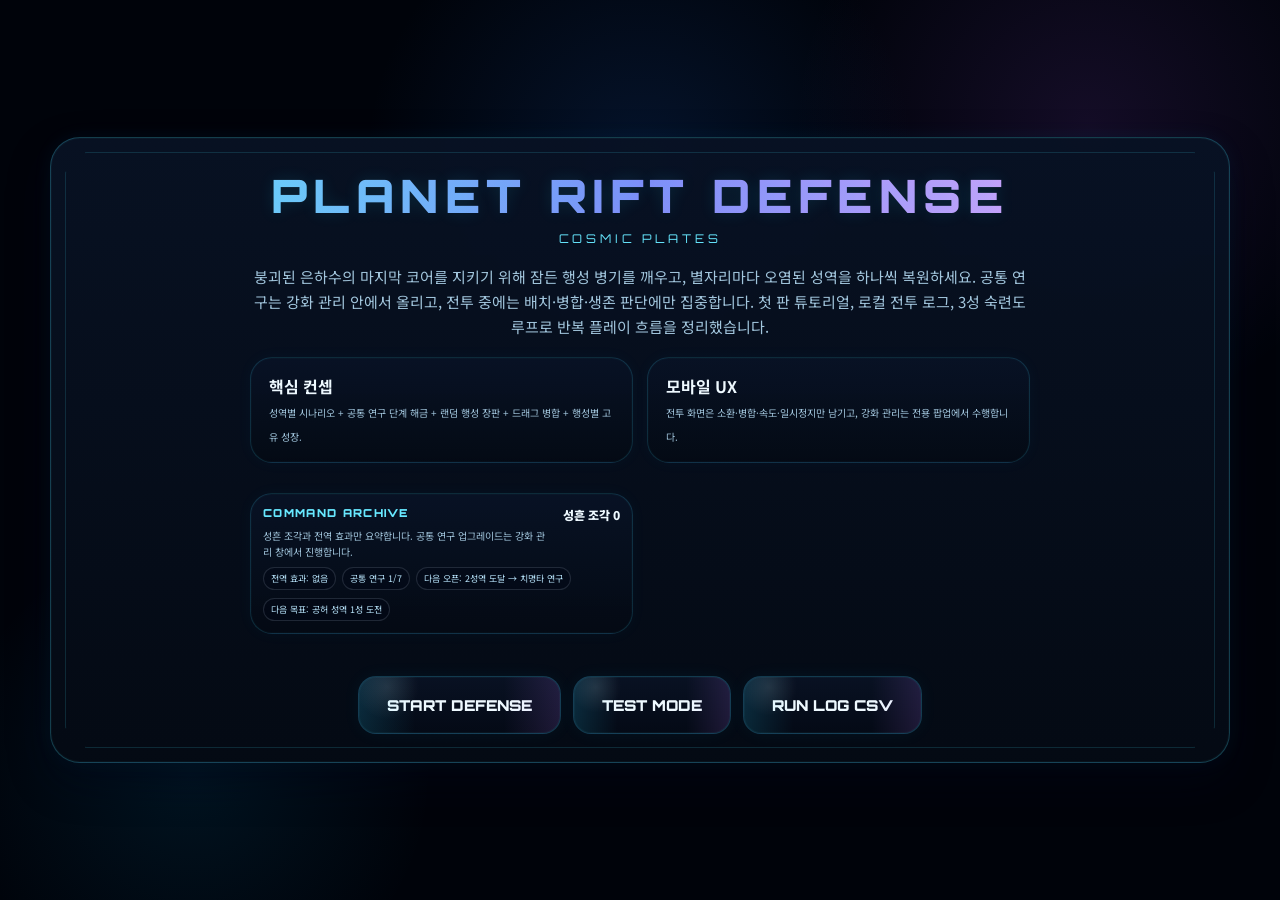
<file: index.html>
<!DOCTYPE html>
<html lang="ko">
<head>
<meta charset="UTF-8" />
<meta name="viewport" content="width=device-width, initial-scale=1.0, maximum-scale=1.0, user-scalable=no, viewport-fit=cover" />
<title>Planet Rift Defense: Cosmic Plates</title>
<link rel="icon" href="data:,">
<!-- Build: v5 cache-fixed planet unit sprites + animated starfield + upgraded BGM -->
<link href="https://fonts.googleapis.com/css2?family=Orbitron:wght@400;700;900&family=Noto+Sans+KR:wght@400;500;700;900&display=swap" rel="stylesheet">
  <link rel="stylesheet" href="src/styles/base.css?v=mobile-combat-flow-polish-v143">
  <link rel="stylesheet" href="src/styles/patches.runtime.css?v=mobile-combat-flow-polish-v148-common-icons-match-tower">


<!-- v189-cleanup-summary: exact duplicate style/script blocks removed; final patch order preserved. -->


</head>
<body>
<div id="bg"></div>
<div id="nebula"></div>
<canvas id="starfield"></canvas>
<div id="vignette"></div>

<div id="wrap">
  <div id="game">
    <div id="field">
      <canvas id="canvas" width="748" height="708"></canvas>
      <div id="toastLayer"></div>
      <div id="stageFxLabel" class="stageFxLabel"></div>
      <div id="hangar"></div>
      <div class="fieldTopControls" aria-label="전투 빠른 조작">
        <button id="towerMenuBtn" class="towerMenuBtn fieldIconBtn fieldIconBtn--tower" type="button" aria-haspopup="dialog" aria-controls="towerPopup" aria-label="강화 관리" title="강화 관리"><img src="assets/images/ui/icons/ui_icon_tower.png" alt="" aria-hidden="true"></button>
        <button id="audioBtn" class="fieldIconBtn fieldIconBtn--bgm" type="button" aria-label="BGM 켜기" title="BGM"><img src="assets/images/ui/icons/ui_icon_bgm.png" alt="" aria-hidden="true"></button>
      </div>
    </div>

    <aside id="side" class="battleMinimal">
      <section class="battleHud" id="battleHud">
        <div class="battleStageLine">
          <span class="title" id="themeName">COSMIC VOID</span>
          <strong class="value" id="stageLabel">1-1</strong>
          <em class="sub" id="stageType">장판 방어</em>
        </div>
        <div id="wavePreviewLine"><b>웨이브 예고</b><span id="wavePreviewText">기본 적 웨이브 · 추천: 균형 배치</span></div>
        <div class="bar compactWave"><span id="waveBar"></span></div>
        <div class="battleStatLine statGrid">
          <div class="stat"><span class="label">CRYSTAL</span><b class="value" id="gold" style="color:var(--gold)">500</b></div>
          <div class="stat"><span class="label">CORE</span><b class="value" id="hp" style="color:var(--red)">25</b></div>
          <div class="stat"><span class="label">EXP</span><b class="value" id="exp" style="color:#a78bfa">0/50</b><div class="miniBar"><span id="expBar"></span></div></div>
          <div class="stat"><span class="label">LV</span><b class="value" id="level" style="color:#67e8f9">1</b></div>
        </div>
        <div id="globalEffectLine" class="globalEffectLine"><b>전역</b>효과 없음</div>
      </section>

      <section class="battleActions">
        <div class="row">
          <button id="summonBtn">소환</button>
          <button id="mergeBtn" class="btnAlt">합치기</button>
        </div>
        <div class="row3" style="margin-top:7px">
          <button id="speedBtn" class="btnAlt">1x</button>
          <button id="pauseBtn" class="btnAlt">정지</button>
        </div>
      </section>

      <section class="battleSelected" id="selected">
        <div class="title">SELECTED</div>
        <div id="selectedText" class="sub">
          장판을 선택하면 필요한 정보만 간단히 표시됩니다.
        </div>
      </section>

      <section class="uiHidden" id="logPanel" aria-hidden="true">
        <div id="log"></div>
      </section>

      <section class="uiHidden" id="offlinePanel" aria-hidden="true">
        <div id="offlinePanelBody" class="offlineBox"></div>
      </section>
    </aside>
  </div>
</div>

<div id="towerPopup" class="towerPopup" aria-hidden="true">
  <canvas id="towerPopupStarfield" class="screenStarfield" aria-hidden="true"></canvas>
  <div class="towerPopupBackdrop" data-tower-popup-close></div>
  <div class="towerPopupPanel" role="dialog" aria-modal="true" aria-labelledby="towerPopupTitle">
    <div class="towerPopupHeader">
      <div>
        <div class="towerPopupKicker">UPGRADE ARMORY</div>
        <div class="towerPopupTitle" id="towerPopupTitle">강화 관리</div>
      </div>
      <div id="towerPopupWallet" class="towerPopupWallet" aria-label="보유 성흔 조각">
        <span>성흔 조각</span><b>0</b>
      </div>
      <button id="towerPopupClose" class="towerPopupClose" type="button" aria-label="닫기">닫기</button>
    </div>
    <div class="towerPopupTabs" role="tablist" aria-label="강화 관리 탭">
      <button class="towerPopupTab active" type="button" role="tab" aria-selected="true" data-tower-popup-tab="common">공통 연구</button>
      <button class="towerPopupTab" type="button" role="tab" aria-selected="false" data-tower-popup-tab="tower">타워</button>
    </div>
    <div class="towerPopupBody">
      <div id="towerPopupList" class="towerPopupList"></div>
      <div id="towerPopupDetail" class="towerPopupDetail"></div>
    </div>
  </div>
</div>

<div id="menu">
  <div class="card">
    <h1>PLANET RIFT DEFENSE</h1>
    <div class="menuSub">COSMIC PLATES</div>
    <p style="max-width:780px;margin:0 auto;color:#cbd5e1;line-height:1.68;font-size:15px">
      붕괴된 은하수의 마지막 코어를 지키기 위해 잠든 행성 병기를 깨우고, 별자리마다 오염된 성역을 하나씩 복원하세요.
      공통 연구는 강화 관리 안에서 올리고, 전투 중에는 배치·병합·생존 판단에만 집중합니다.
      첫 판 튜토리얼, 로컬 전투 로그, 3성 숙련도 루프로 반복 플레이 흐름을 정리했습니다.
    </p>
    <div class="menuGrid">
      <div class="info">
        <b>핵심 컨셉</b><br>
        <span class="sub">성역별 시나리오 + 공통 연구 단계 해금 + 랜덤 행성 장판 + 드래그 병합 + 행성별 고유 성장.</span>
      </div>
      <div class="info">
        <b>모바일 UX</b><br>
        <span class="sub">전투 화면은 소환·병합·속도·일시정지만 남기고, 강화 관리는 전용 팝업에서 수행합니다.</span>
      </div>

    <div id="offlineMenuPanel" class="offlineMenuPanel">
      <div class="offlineMetaTop">
        <div>
          <div class="offlineMetaTitle">OFFLINE COMMAND ARCHIVE</div>
          <div class="offlineMetaStory">로컬 저장 기반 영구 성장, 성역 기록, 시나리오 로그가 표시됩니다.</div>
        </div>
        <div class="offlineMetaShard">성흔 조각 0</div>
      </div>
    </div>
    </div>
    <div class="menuActionRow">
      <button id="startBtn" style="font-size:18px;padding:15px 54px;border-radius:999px">START DEFENSE</button>
      <button id="testModeBtn" class="secondaryAction" style="font-size:18px;padding:15px 40px;border-radius:999px">TEST MODE</button>
      <button id="runLogBtn" class="secondaryAction" style="font-size:15px;padding:15px 30px;border-radius:999px">RUN LOG CSV</button>
    </div>
  </div>
</div>


<div id="galaxyMap" data-selected-galaxy="milky-rift">
  <canvas id="galaxyMapStarfield" class="screenStarfield" aria-hidden="true"></canvas>
  <div class="galaxyFrame"></div>
  <div class="galaxyBackdrop milky-rift"></div>
  <div class="galaxyBackdrop andromeda-frost"></div>
  <div class="galaxyBackdrop ember-spiral"></div>
  <div class="galaxyBackdrop void-crown"></div>
  <div id="galaxyZoomLayer" class="galaxyZoomLayer" aria-hidden="true"></div>
  <button id="galaxyMapBack" class="galaxyBackBtn">← MAIN</button>
  <div class="galaxyTopTitle">GALAXY MAP</div>
  <div class="galaxyStatus">
    <b id="galaxyProgressLabel">MILKY RIFT · 1 / 4 GALAXIES</b><br>
    <span id="galaxyProgressSub">은하 선택 후 성좌 지도로 확대 진입합니다.</span>
  </div>
  <div class="galaxySceneWrap">
    <div class="galaxySceneGlow"></div>
    <svg id="galaxyRouteSvg" class="galaxyRouteSvg" viewBox="0 0 1000 560" preserveAspectRatio="none">
      <defs>
        <linearGradient id="galaxyRouteGradientV62" x1="0%" y1="50%" x2="100%" y2="50%">
          <stop offset="0%" stop-color="#60a5fa"/>
          <stop offset="40%" stop-color="#67e8f9"/>
          <stop offset="72%" stop-color="#fb923c"/>
          <stop offset="100%" stop-color="#c084fc"/>
        </linearGradient>
      </defs>
      <path class="routeBase" d="M 180 390 C 230 320, 290 250, 385 170 S 570 220, 630 325 S 760 350, 820 180" />
      <path class="routeGlow" d="M 180 390 C 230 320, 290 250, 385 170 S 570 220, 630 325 S 760 350, 820 180" style="stroke:url(#galaxyRouteGradientV62)" />
    </svg>
    <div id="galaxyNodeLayer" class="galaxyNodeLayer">
      <button class="galaxyNode active open" type="button" data-galaxy-id="milky-rift" style="left:18%;top:69%;--galaxyA:#60a5fa;--galaxyB:#1d4ed8;">
        <div class="galaxyNodeHalo"></div><div class="galaxyNodeOrbit"></div><div class="galaxyNodeCore" style="background-image:url('assets/images/galaxies/galaxy_milky_rift.png')"></div>
        <div class="galaxyNodeBadge">OPEN</div><div class="galaxyNodeLabel"><div class="galaxyNodeName">MILKY RIFT</div><div class="galaxyNodeKo">은하수 균열</div></div>
      </button>
      <button class="galaxyNode locked" type="button" data-galaxy-id="andromeda-frost" style="left:38%;top:29%;--galaxyA:#67e8f9;--galaxyB:#0f766e;">
        <div class="galaxyNodeHalo"></div><div class="galaxyNodeOrbit"></div><div class="galaxyNodeCore" style="background-image:url('assets/images/galaxies/galaxy_andromeda_frost.png')"></div>
        <div class="galaxyNodeBadge">LOCKED</div><div class="galaxyLockMark">🔒</div><div class="galaxyNodeLabel"><div class="galaxyNodeName">ANDROMEDA FROST</div><div class="galaxyNodeKo">안드로메다 빙하</div></div>
      </button>
      <button class="galaxyNode locked" type="button" data-galaxy-id="ember-spiral" style="left:63%;top:63%;--galaxyA:#fb923c;--galaxyB:#991b1b;">
        <div class="galaxyNodeHalo"></div><div class="galaxyNodeOrbit"></div><div class="galaxyNodeCore" style="background-image:url('assets/images/galaxies/galaxy_ember_spiral.png')"></div>
        <div class="galaxyNodeBadge">LOCKED</div><div class="galaxyLockMark">🔒</div><div class="galaxyNodeLabel"><div class="galaxyNodeName">EMBER SPIRAL</div><div class="galaxyNodeKo">잿불 나선은하</div></div>
      </button>
      <button class="galaxyNode locked" type="button" data-galaxy-id="void-crown" style="left:82%;top:30%;--galaxyA:#c084fc;--galaxyB:#5b21b6;">
        <div class="galaxyNodeHalo"></div><div class="galaxyNodeOrbit"></div><div class="galaxyNodeCore" style="background-image:url('assets/images/galaxies/galaxy_void_crown.png')"></div>
        <div class="galaxyNodeBadge">LOCKED</div><div class="galaxyLockMark">🔒</div><div class="galaxyNodeLabel"><div class="galaxyNodeName">VOID CROWN</div><div class="galaxyNodeKo">공허 왕관</div></div>
      </button>
    </div>
  </div>
  <div id="galaxyInfoPanel" class="galaxyInfoPanel">
    <div class="galaxyInfoHead">
      <div class="galaxyInfoTitle">MILKY RIFT<small>은하수 균열</small></div>
      <div class="galaxyInfoState">STATE <b>OPEN</b></div>
    </div>
    <div class="galaxyInfoBody">현재 플레이 가능한 본편 은하입니다. 성좌 내부로 진입해 12개 성역을 순차적으로 복원합니다.</div>
    <div class="galaxyTagRow"><span class="galaxyTag">CORE ROUTE</span><span class="galaxyTag">12 STAGES</span><span class="galaxyTag">RESTORATION</span></div>
    <div class="galaxyInfoMeta">
      <div class="galaxyMetaCard"><small>ROUTE</small><b>SANCTUARY 1-12</b><span>현재 메인 캠페인</span></div>
      <div class="galaxyMetaCard"><small>THREAT</small><b>공허 잔재 · 장판 오염</b><span>은하 단위 난이도 콘셉트입니다.</span></div>
      <div class="galaxyMetaCard"><small>REWARD</small><b>공통 연구 해금</b><span>12 SANCTUARIES</span></div>
    </div>
  </div>
  <button id="galaxyEnterBtn" class="galaxyEnterBtn">ENTER MILKY RIFT</button>
</div>


<div id="stageMap" data-unlocked="1" data-selected="1">
  <canvas id="stageMapStarfield" class="screenStarfield" aria-hidden="true"></canvas>
  <div class="stageBg cosmic"></div>
  <div class="stageBg frost"></div>
  <div class="stageBg lava"></div>
  <div class="stageBg jungle"></div>
  <div class="stageBg smog"></div>
  <div class="stageBg crystal"></div>
  <div class="stageBg machine"></div>
  <div class="stageBg gravity"></div>
  <div class="stageBg thunder"></div>
  <div class="stageBg time"></div>
  <div class="stageBg silent"></div>
  <div class="stageBg rift"></div>
  <div class="stageFrame"></div>
  <button id="stageMapBack" class="stageBackBtn">← GALAXY</button>
  <button id="stageTowerManageBtn" class="stageManageBtn" type="button" aria-haspopup="dialog" aria-controls="towerPopup" aria-label="강화 관리" title="강화 관리"><img src="assets/images/ui/icons/ui_icon_tower.png" alt="" aria-hidden="true"><span>강화 관리</span></button>
  <div class="stageTopTitle">CONSTELLATION MAP</div>
  <div class="stageStatus">
    <span id="stageProgressLabel">ORION CONSTELLATION · SANCTUARY 1 / 12</span>
    <small id="stageProgressSub">은하수 외곽 항로에서 첫 성역을 복원합니다</small>
  </div>
  <div id="constellationDeck" class="constellationDeck"></div>

  <div class="stageMapInner">
    <div class="constellationLabel constellation-orion">ORION OUTER ARC</div>
    <div class="constellationLabel constellation-cygnus">CYGNUS RIFT ARC</div>
    <div class="constellationLabel constellation-draco">DRACO ABYSS ARC</div>
    <svg class="stagePathSvg" viewBox="0 0 1000 560" preserveAspectRatio="none" aria-hidden="true">
      <defs>
        <linearGradient id="stageRouteGradientV64" x1="0%" y1="50%" x2="100%" y2="50%">
          <stop offset="0%" stop-color="#60a5fa"/>
          <stop offset="40%" stop-color="#67e8f9"/>
          <stop offset="72%" stop-color="#fb923c"/>
          <stop offset="100%" stop-color="#c084fc"/>
        </linearGradient>
      </defs>
      <path class="mapRouteBase" d="M 140 370 C 182 338, 219 303, 252 289 S 210 214, 188 188 S 302 130, 362 142 S 458 210, 478 250 S 442 328, 418 346 S 478 408, 546 422 S 634 362, 668 348 S 758 286, 784 252 S 748 180, 722 152 S 830 128, 876 142 S 914 256, 900 374"></path>
      <path class="mapRouteLine" d="M 140 370 C 182 338, 219 303, 252 289 S 210 214, 188 188 S 302 130, 362 142 S 458 210, 478 250 S 442 328, 418 346 S 478 408, 546 422 S 634 362, 668 348 S 758 286, 784 252 S 748 180, 722 152 S 830 128, 876 142 S 914 256, 900 374"></path>
    </svg>

    <button class="stageNode active unlocked" data-stage="1" style="left:16%;top:60%;--nodeColor:#38bdf8;--nodeA:#0284c7;--nodeB:#052238">
      <span class="nodePlanet"><span class="nodeNo">1</span></span><span class="nodeLabel" title="COSMIC VOID">COSMIC</span><span class="nodeKo">공허 성역</span>
    </button>
    <button class="stageNode locked" data-stage="2" style="left:27%;top:38%;--nodeColor:#67e8f9;--nodeA:#0891b2;--nodeB:#06283a">
      <span class="nodePlanet"><span class="nodeNo">2</span><span class="nodeLock">🔒</span></span><span class="nodeLabel" title="FROST EXPANSE">FROST</span><span class="nodeKo">빙결 외곽</span>
    </button>
    <button class="stageNode locked" data-stage="3" style="left:20%;top:20%;--nodeColor:#fb923c;--nodeA:#ea580c;--nodeB:#351006">
      <span class="nodePlanet"><span class="nodeNo">3</span><span class="nodeLock">🔒</span></span><span class="nodeLabel" title="LAVA NEBULA">LAVA</span><span class="nodeKo">용암 성운</span>
    </button>
    <button class="stageNode locked" data-stage="4" style="left:37%;top:13%;--nodeColor:#22c55e;--nodeA:#16a34a;--nodeB:#082b16">
      <span class="nodePlanet"><span class="nodeNo">4</span><span class="nodeLock">🔒</span></span><span class="nodeLabel" title="JUNGLE CORE">JUNGLE</span><span class="nodeKo">생체 정글</span>
    </button>
    <button class="stageNode locked" data-stage="5" style="left:48%;top:32%;--nodeColor:#9cab62;--nodeA:#64702f;--nodeB:#1f2412">
      <span class="nodePlanet"><span class="nodeNo">5</span><span class="nodeLock">🔒</span></span><span class="nodeLabel" title="SMOG WASTELAND">SMOG</span><span class="nodeKo">매연 폐역</span>
    </button>
    <button class="stageNode locked" data-stage="6" style="left:42%;top:55%;--nodeColor:#c084fc;--nodeA:#7e22ce;--nodeB:#1e1238">
      <span class="nodePlanet"><span class="nodeNo">6</span><span class="nodeLock">🔒</span></span><span class="nodeLabel" title="CRYSTAL NEBULA">CRYSTAL</span><span class="nodeKo">수정 성운</span>
    </button>
    <button class="stageNode locked" data-stage="7" style="left:55%;top:74%;--nodeColor:#60a5fa;--nodeA:#1d4ed8;--nodeB:#0f172a">
      <span class="nodePlanet"><span class="nodeNo">7</span><span class="nodeLock">🔒</span></span><span class="nodeLabel" title="MACHINE CORE">MACHINE</span><span class="nodeKo">기계 핵성</span>
    </button>
    <button class="stageNode locked" data-stage="8" style="left:67%;top:58%;--nodeColor:#8b5cf6;--nodeA:#5b21b6;--nodeB:#0f1127">
      <span class="nodePlanet"><span class="nodeNo">8</span><span class="nodeLock">🔒</span></span><span class="nodeLabel" title="GRAVITY MAUSOLEUM">GRAVITY</span><span class="nodeKo">중력 무덤</span>
    </button>
    <button class="stageNode locked" data-stage="9" style="left:78%;top:38%;--nodeColor:#22d3ee;--nodeA:#0e7490;--nodeB:#082032">
      <span class="nodePlanet"><span class="nodeNo">9</span><span class="nodeLock">🔒</span></span><span class="nodeLabel" title="THUNDER CORRIDOR">THUNDER</span><span class="nodeKo">번개 회랑</span>
    </button>
    <button class="stageNode locked" data-stage="10" style="left:72%;top:18%;--nodeColor:#a78bfa;--nodeA:#6d28d9;--nodeB:#1a1431">
      <span class="nodePlanet"><span class="nodeNo">10</span><span class="nodeLock">🔒</span></span><span class="nodeLabel" title="TIME SHARDS">TIME</span><span class="nodeKo">시간 잔해</span>
    </button>
    <button class="stageNode locked" data-stage="11" style="left:88%;top:16%;--nodeColor:#64748b;--nodeA:#334155;--nodeB:#0f172a">
      <span class="nodePlanet"><span class="nodeNo">11</span><span class="nodeLock">🔒</span></span><span class="nodeLabel" title="SILENT CONSTELLATION">SILENT</span><span class="nodeKo">침묵 성단</span>
    </button>
    <button class="stageNode locked" data-stage="12" style="left:90%;top:58%;--nodeColor:#ef4444;--nodeA:#991b1b;--nodeB:#24090a">
      <span class="nodePlanet"><span class="nodeNo">12</span><span class="nodeLock">🔒</span></span><span class="nodeLabel" title="RIFT THRONE">RIFT</span><span class="nodeKo">균열 왕좌</span>
    </button>
  </div>

  <div id="stageHint" class="stageHint">오리온 외곽 성좌 · 1. COSMIC VOID / 공허 성역 — 진입 가능. 첫 번째 공허 성역입니다. 기본 행성 배치, 장판 활용, 병합 타이밍을 익히는 입문 전장입니다.</div>
  <div id="stageInfoPanel" class="stageInfoPanel">
    <div class="stageInfoHead">
      <div id="stageInfoTitle" class="stageInfoTitle">1. COSMIC VOID</div>
      <div class="stageInfoRisk"><span>RISK</span><b id="stageInfoRisk">LOW</b></div>
    </div>
    <div id="stageInfoMood" class="stageInfoMood">공허 성역 설명 · 첫 번째 공허 성역입니다. 기본 행성 배치, 장판 활용, 병합 타이밍을 익히는 입문 전장입니다.</div>
    <div id="stageInfoTags" class="stageTagRow"></div>
    <div class="stageBossRow">
      <div class="stageBossCard"><small>MID BOSS</small><b id="stageMidBossName">ASTRAL WARDEN</b><span id="stageMidBossKo">성운 감시자 · 위상 수호체</span><em id="stageMidBossSkill">PHASE REGEN</em></div>
      <div class="stageBossCard"><small>FINAL BOSS</small><b id="stageFinalBossName">OBLIVION HEART</b><span id="stageFinalBossKo">공허 심핵 · 최종 균열 군주</span><em id="stageFinalBossSkill">SINGULARITY SURGE</em></div>
    </div>
    <div id="offlineStagePanel" class="offlineStagePanel"></div>
  </div>
  <div class="stageActionRow">
    <button id="stageGalaxyBtn" class="stageEnter stageGalaxyEnter" type="button">ENTER GALAXY MAP</button>
    <button id="stageEnterBtn" class="stageEnter" type="button">ENTER SANCTUARY 1</button>
  </div>
</div>


<div id="modal">
  <div class="card" style="text-align:left">
    <div class="title" style="font-size:26px">전투 보상 선택</div>
    <div class="sub" style="margin-top:5px">현재 버전에서는 공통 연구는 강화 관리 창에서만 관리됩니다.</div>
    <div class="choiceGrid" id="choices"></div>
  </div>
</div>


<div id="planetDetailModal" aria-hidden="true">
  <div class="planetDetailCard" role="dialog" aria-modal="true" aria-labelledby="planetDetailTitle">
    <button class="planetDetailClose" type="button" data-planet-detail-close aria-label="행성 상세 닫기">×</button>
    <div id="planetDetailBody"></div>
  </div>
</div>

<script src="src/scripts/clean-runtime.v38.js"></script>
<script src="src/scripts/game-core.js?prd-flow=20260610-v144-result-upgrade-armory-fix"></script>
<script src="src/scripts/stage-map-controller.v46.js?prd-flow=20260607-v110-result-core-v116"></script>

<script src="src/scripts/armory-base.js"></script>


<script src="src/scripts/patches.runtime.js?prd-flow=20260610-v144-result-upgrade-armory-fix"></script>
<script src="src/scripts/map-hud-recovery.v83.js?prd-flow=20260607"></script>
<script src="src/scripts/galaxy-andromeda-direct-bridge.v37.js?prd-flow=20260607"></script>


<!-- moved invalid trailing patches into body for HTML stability -->


<!-- v101: 성좌 지도 우측 버튼 정리 - 모든 추가 코드를 
<!-- v104: 팝업 레이아웃 복구 + 별 배경 실표시 + 닫기 버튼 정렬 -->


<!-- v117: restore visible Galaxy Map back button on the planet stage map. -->


<!-- v122: remove duplicate top-right quick buttons from map screens.
     Tower/BGM controls stay available in the actual battle HUD only. -->


<!-- v128: canonical manifest unlock finalizer. This runs last and hard-wires TEST MODE and clear-based progression to STAGE_UNLOCK_MANIFEST. -->


<!-- v24: restore canvas pointer hit-test while keeping combat HUD/buttons visible. -->


<!-- v227: final pause decision menu. Battle-only, does not touch map/stage navigation buttons. -->


<!-- v230: native pause safety css -->


<!-- moved late patches inside body -->


<!-- v103: 타워 팝업 배경 별 애니메이션 + 닫기 버튼 보강 -->


<!-- v104: 팝업 레이아웃 복구 + 별 배경 실표시 + 닫기 버튼 정렬 -->


<!-- v111: navigation recovery from stable v107. Keep existing Milky Rift map and prevent accidental battle auto-entry. -->


<!-- v112: map layout alignment restore. v111 accidentally made absolute HUD/map layers relative, which stacked and shifted the galaxy/stage UIs. -->


<!-- v113: stage info panel lift. Prevent bottom info panel from colliding with the two stage action buttons. -->


<!-- v116: battle enter bridge. Rebind stage-enter after navigation recovery so it calls the exported real battle initializer, not only setScreen('game'). -->


<!-- v114: stage back button + galaxy info lift. Move the bottom galaxy-map action into the top-left back control and raise the galaxy detail panel into the empty lower map space. -->


<!-- v117: restore visible Galaxy Map back button on the planet stage map. -->


<!-- v118: make the stage-map Galaxy Map back button identical to the Galaxy Map MAIN pill style. -->


<!-- v122: remove duplicate top-right quick buttons from map screens.
     Tower/BGM controls stay available in the actual battle HUD only. -->


<!-- v126: Test mode unlock consistency. Test mode must always expose every sanctuary/stage, even after navigation helpers reload saved progress. -->


<!-- v128: canonical manifest unlock finalizer. This runs last and hard-wires TEST MODE and clear-based progression to STAGE_UNLOCK_MANIFEST. -->


<!-- v189-cleanup: previously appended style/script blocks moved inside <body> to keep the document structurally valid. -->


<!-- v119: match the planet stage back button to the Galaxy Map MAIN button sizing and switch label to English. -->


<!-- v120: normalize top control margins and tighten shared map/info spacing. -->


<!-- v121: mobile-first vertical rhythm for map screens; center stage progress under title; prevent lower panels from clipping. -->


<!-- v127: integrated test/progress unlock hardening. Uses the game's lexical globals directly, not window.*, so it works with const/let declarations. -->


<!-- v130: constellation compact planet + slim info panel patch -->


<!-- v215: battle board expansion lock. Field fills the active screen so the start-time board calculation can visibly add columns/rows. -->


<!-- v218: front polish + cleaner tactical HUD pass. -->


<!-- v21: safe combat-only controls. Keep stage/map navigation untouched. -->


<!-- v24: restore canvas pointer hit-test while keeping combat HUD/buttons visible. -->


<!-- v227: final pause decision menu. Battle-only, does not touch map/stage navigation buttons. -->


<!-- v229: reliable pause decision modal. Uses lexical S, not window.S, so it works with the current inline game script. -->


<!-- v35: field pointer bridge + hit-test guard. -->


<!-- v240: compact transparent top HUD requested - stage left, money/core right, no EXP/LV display. -->


<!-- v241: top-right tower/music vertical stack + compact HUD right margin tune. -->


<!-- v274: landscape map HUD recovery.
     Fixes: galaxy nodes disappearing, stage planets clipped below the screen,
     and map dock buttons not firing after the previous DOM-moving dock patch. -->


<!-- v76: production progress manifest + deterministic stage unlock fix.
     Test/debug unlock code is gated behind explicit test mode and normal stage progression is derived
     from saved clear records every time the map renders or a run ends. -->


<!-- v78: final stage unlock + visible enter label sync.
     Fixes the remaining case where the map state was open but the visible v274 dock still showed
     ENTER SANCTUARY 1, and hardens clear persistence if an older wrapper marks S.runEnded before
     recordOfflineRunEnd can write META.clears. -->


</body>
</html>
</file>
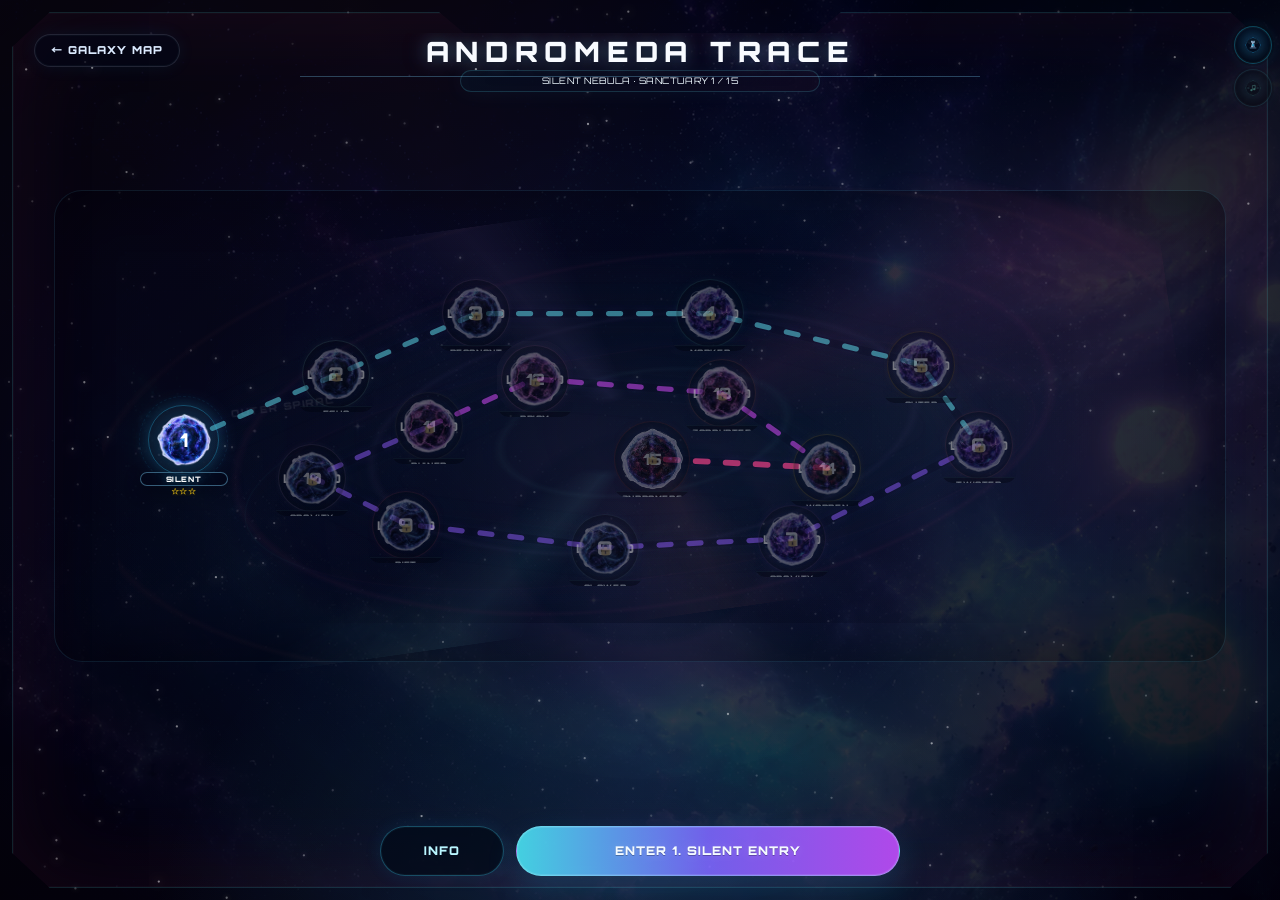
<file: andromeda/index.html>
<!DOCTYPE html>
<html lang="ko">
<head>
<meta charset="UTF-8" />
<meta name="viewport" content="width=device-width, initial-scale=1.0, maximum-scale=1.0, user-scalable=no, viewport-fit=cover" />
<title>Planet Rift Defense: Cosmic Plates</title>
<link rel="icon" href="data:,">
<!-- Build: v5 cache-fixed planet unit sprites + animated starfield + upgraded BGM -->
<link href="https://fonts.googleapis.com/css2?family=Orbitron:wght@400;700;900&family=Noto+Sans+KR:wght@400;500;700;900&display=swap" rel="stylesheet">
  <link rel="stylesheet" href="src/styles/base.css?v=mobile-combat-flow-polish-v143">
  <link rel="stylesheet" href="src/styles/patches.runtime.css?v=mobile-combat-flow-polish-v148-common-icons-match-tower">


<!-- v189-cleanup-summary: exact duplicate style/script blocks removed; final patch order preserved. -->


</head>
<body class="prd-andromeda-standalone" data-campaign="andromeda">
<div id="bg"></div>
<div id="nebula"></div>
<canvas id="starfield"></canvas>
<div id="vignette"></div>

<div id="wrap">
  <div id="game">
    <div id="field">
      <canvas id="canvas" width="748" height="708"></canvas>
      <div id="toastLayer"></div>
      <div id="stageFxLabel" class="stageFxLabel"></div>
      <div id="hangar"></div>
      <div class="fieldTopControls" aria-label="전투 빠른 조작">
        <button id="towerMenuBtn" class="towerMenuBtn fieldIconBtn fieldIconBtn--tower" type="button" aria-haspopup="dialog" aria-controls="towerPopup" aria-label="강화 관리" title="강화 관리"><img src="assets/images/ui/icons/ui_icon_tower.png" alt="" aria-hidden="true"></button>
        <button id="audioBtn" class="fieldIconBtn fieldIconBtn--bgm" type="button" aria-label="BGM 켜기" title="BGM"><img src="assets/images/ui/icons/ui_icon_bgm.png" alt="" aria-hidden="true"></button>
      </div>
    </div>

    <aside id="side" class="battleMinimal">
      <section class="battleHud" id="battleHud">
        <div class="battleStageLine">
          <span class="title" id="themeName">COSMIC VOID</span>
          <strong class="value" id="stageLabel">1-1</strong>
          <em class="sub" id="stageType">장판 방어</em>
        </div>
        <div id="wavePreviewLine"><b>웨이브 예고</b><span id="wavePreviewText">기본 적 웨이브 · 추천: 균형 배치</span></div>
        <div class="bar compactWave"><span id="waveBar"></span></div>
        <div class="battleStatLine statGrid">
          <div class="stat"><span class="label">CRYSTAL</span><b class="value" id="gold" style="color:var(--gold)">500</b></div>
          <div class="stat"><span class="label">CORE</span><b class="value" id="hp" style="color:var(--red)">25</b></div>
          <div class="stat"><span class="label">EXP</span><b class="value" id="exp" style="color:#a78bfa">0/50</b><div class="miniBar"><span id="expBar"></span></div></div>
          <div class="stat"><span class="label">LV</span><b class="value" id="level" style="color:#67e8f9">1</b></div>
        </div>
        <div id="globalEffectLine" class="globalEffectLine"><b>전역</b>효과 없음</div>
      </section>

      <section class="battleActions">
        <div class="row">
          <button id="summonBtn">소환</button>
          <button id="mergeBtn" class="btnAlt">합치기</button>
        </div>
        <div class="row3" style="margin-top:7px">
          <button id="speedBtn" class="btnAlt">1x</button>
          <button id="pauseBtn" class="btnAlt">정지</button>
        </div>
      </section>

      <section class="battleSelected" id="selected">
        <div class="title">SELECTED</div>
        <div id="selectedText" class="sub">
          장판을 선택하면 필요한 정보만 간단히 표시됩니다.
        </div>
      </section>

      <section class="uiHidden" id="logPanel" aria-hidden="true">
        <div id="log"></div>
      </section>

      <section class="uiHidden" id="offlinePanel" aria-hidden="true">
        <div id="offlinePanelBody" class="offlineBox"></div>
      </section>
    </aside>
  </div>
</div>

<div id="towerPopup" class="towerPopup" aria-hidden="true">
  <canvas id="towerPopupStarfield" class="screenStarfield" aria-hidden="true"></canvas>
  <div class="towerPopupBackdrop" data-tower-popup-close></div>
  <div class="towerPopupPanel" role="dialog" aria-modal="true" aria-labelledby="towerPopupTitle">
    <div class="towerPopupHeader">
      <div>
        <div class="towerPopupKicker">UPGRADE ARMORY</div>
        <div class="towerPopupTitle" id="towerPopupTitle">강화 관리</div>
      </div>
      <div id="towerPopupWallet" class="towerPopupWallet" aria-label="보유 성흔 조각">
        <span>성흔 조각</span><b>0</b>
      </div>
      <button id="towerPopupClose" class="towerPopupClose" type="button" aria-label="닫기">닫기</button>
    </div>
    <div class="towerPopupTabs" role="tablist" aria-label="강화 관리 탭">
      <button class="towerPopupTab active" type="button" role="tab" aria-selected="true" data-tower-popup-tab="common">공통 연구</button>
      <button class="towerPopupTab" type="button" role="tab" aria-selected="false" data-tower-popup-tab="tower">타워</button>
    </div>
    <div class="towerPopupBody">
      <div id="towerPopupList" class="towerPopupList"></div>
      <div id="towerPopupDetail" class="towerPopupDetail"></div>
    </div>
  </div>
</div>

<div id="menu">
  <div class="card">
    <h1>PLANET RIFT DEFENSE</h1>
    <div class="menuSub">COSMIC PLATES</div>
    <p style="max-width:780px;margin:0 auto;color:#cbd5e1;line-height:1.68;font-size:15px">
      붕괴된 은하수의 마지막 코어를 지키기 위해 잠든 행성 병기를 깨우고, 별자리마다 오염된 성역을 하나씩 복원하세요.
      공통 연구는 강화 관리 안에서 올리고, 전투 중에는 배치·병합·생존 판단에만 집중합니다.
      첫 판 튜토리얼, 로컬 전투 로그, 3성 숙련도 루프로 반복 플레이 흐름을 정리했습니다.
    </p>
    <div class="menuGrid">
      <div class="info">
        <b>핵심 컨셉</b><br>
        <span class="sub">성역별 시나리오 + 공통 연구 단계 해금 + 랜덤 행성 장판 + 드래그 병합 + 행성별 고유 성장.</span>
      </div>
      <div class="info">
        <b>모바일 UX</b><br>
        <span class="sub">전투 화면은 소환·병합·속도·일시정지만 남기고, 강화 관리는 전용 팝업에서 수행합니다.</span>
      </div>

    <div id="offlineMenuPanel" class="offlineMenuPanel">
      <div class="offlineMetaTop">
        <div>
          <div class="offlineMetaTitle">OFFLINE COMMAND ARCHIVE</div>
          <div class="offlineMetaStory">로컬 저장 기반 영구 성장, 성역 기록, 시나리오 로그가 표시됩니다.</div>
        </div>
        <div class="offlineMetaShard">성흔 조각 0</div>
      </div>
    </div>
    </div>
    <div class="menuActionRow">
      <button id="startBtn" style="font-size:18px;padding:15px 54px;border-radius:999px">START DEFENSE</button>
      <button id="testModeBtn" class="secondaryAction" style="font-size:18px;padding:15px 40px;border-radius:999px">TEST MODE</button>
      <button id="runLogBtn" class="secondaryAction" style="font-size:15px;padding:15px 30px;border-radius:999px">RUN LOG CSV</button>
    </div>
  </div>
</div>


<div id="galaxyMap" data-selected-galaxy="milky-rift">
  <canvas id="galaxyMapStarfield" class="screenStarfield" aria-hidden="true"></canvas>
  <div class="galaxyFrame"></div>
  <div class="galaxyBackdrop milky-rift"></div>
  <div class="galaxyBackdrop andromeda-frost"></div>
  <div class="galaxyBackdrop ember-spiral"></div>
  <div class="galaxyBackdrop void-crown"></div>
  <div id="galaxyZoomLayer" class="galaxyZoomLayer" aria-hidden="true"></div>
  <button id="galaxyMapBack" class="galaxyBackBtn">← MAIN</button>
  <div class="galaxyTopTitle">GALAXY MAP</div>
  <div class="galaxyStatus">
    <b id="galaxyProgressLabel">ANDROMEDA TRACE · ACTIVE CAMPAIGN</b><br>
    <span id="galaxyProgressSub">은하 선택 후 성좌 지도로 확대 진입합니다.</span>
  </div>
  <div class="galaxySceneWrap">
    <div class="galaxySceneGlow"></div>
    <svg id="galaxyRouteSvg" class="galaxyRouteSvg" viewBox="0 0 1000 560" preserveAspectRatio="none">
      <defs>
        <linearGradient id="galaxyRouteGradientV62" x1="0%" y1="50%" x2="100%" y2="50%">
          <stop offset="0%" stop-color="#67e8f9"/>
          <stop offset="38%" stop-color="#8b5cf6"/>
          <stop offset="72%" stop-color="#ec4899"/>
          <stop offset="100%" stop-color="#ef4444"/>
        </linearGradient>
      </defs>
      <path class="routeBase" d="M 180 390 C 230 320, 290 250, 385 170 S 570 220, 630 325 S 760 350, 820 180" />
      <path class="routeGlow" d="M 180 390 C 230 320, 290 250, 385 170 S 570 220, 630 325 S 760 350, 820 180" style="stroke:url(#galaxyRouteGradientV62)" />
    </svg>
    <div id="galaxyNodeLayer" class="galaxyNodeLayer">
      <button class="galaxyNode active open" type="button" data-galaxy-id="milky-rift" style="left:18%;top:69%;--galaxyA:#60a5fa;--galaxyB:#1d4ed8;">
        <div class="galaxyNodeHalo"></div><div class="galaxyNodeOrbit"></div><div class="galaxyNodeCore" style="background-image:url('assets/images/galaxies/galaxy_milky_rift.png')"></div>
        <div class="galaxyNodeBadge">OPEN</div><div class="galaxyNodeLabel"><div class="galaxyNodeName">MILKY RIFT</div><div class="galaxyNodeKo">은하수 균열</div></div>
      </button>
      <button class="galaxyNode locked" type="button" data-galaxy-id="andromeda-frost" style="left:38%;top:29%;--galaxyA:#67e8f9;--galaxyB:#0f766e;">
        <div class="galaxyNodeHalo"></div><div class="galaxyNodeOrbit"></div><div class="galaxyNodeCore" style="background-image:url('assets/images/galaxies/galaxy_andromeda_frost.png')"></div>
        <div class="galaxyNodeBadge">LOCKED</div><div class="galaxyLockMark">🔒</div><div class="galaxyNodeLabel"><div class="galaxyNodeName">ANDROMEDA FROST</div><div class="galaxyNodeKo">안드로메다 빙하</div></div>
      </button>
      <button class="galaxyNode locked" type="button" data-galaxy-id="ember-spiral" style="left:63%;top:63%;--galaxyA:#fb923c;--galaxyB:#991b1b;">
        <div class="galaxyNodeHalo"></div><div class="galaxyNodeOrbit"></div><div class="galaxyNodeCore" style="background-image:url('assets/images/galaxies/galaxy_ember_spiral.png')"></div>
        <div class="galaxyNodeBadge">LOCKED</div><div class="galaxyLockMark">🔒</div><div class="galaxyNodeLabel"><div class="galaxyNodeName">EMBER SPIRAL</div><div class="galaxyNodeKo">잿불 나선은하</div></div>
      </button>
      <button class="galaxyNode locked" type="button" data-galaxy-id="void-crown" style="left:82%;top:30%;--galaxyA:#c084fc;--galaxyB:#5b21b6;">
        <div class="galaxyNodeHalo"></div><div class="galaxyNodeOrbit"></div><div class="galaxyNodeCore" style="background-image:url('assets/images/galaxies/galaxy_void_crown.png')"></div>
        <div class="galaxyNodeBadge">LOCKED</div><div class="galaxyLockMark">🔒</div><div class="galaxyNodeLabel"><div class="galaxyNodeName">VOID CROWN</div><div class="galaxyNodeKo">공허 왕관</div></div>
      </button>
    </div>
  </div>
  <div id="galaxyInfoPanel" class="galaxyInfoPanel">
    <div class="galaxyInfoHead">
      <div class="galaxyInfoTitle">MILKY RIFT<small>은하수 균열</small></div>
      <div class="galaxyInfoState">STATE <b>OPEN</b></div>
    </div>
    <div class="galaxyInfoBody">안드로메다 확장 성역입니다. 소용돌이형 스테이지맵에서 15개 성역을 순차적으로 복원합니다.</div>
    <div class="galaxyTagRow"><span class="galaxyTag">CORE ROUTE</span><span class="galaxyTag">15 STAGES</span><span class="galaxyTag">RESTORATION</span></div>
    <div class="galaxyInfoMeta">
      <div class="galaxyMetaCard"><small>ROUTE</small><b>ANDROMEDA 1-15</b><span>안드로메다 소용돌이 캠페인</span></div>
      <div class="galaxyMetaCard"><small>THREAT</small><b>공허 잔재 · 장판 오염</b><span>은하 단위 난이도 콘셉트입니다.</span></div>
      <div class="galaxyMetaCard"><small>REWARD</small><b>공통 연구 해금</b><span>15 SANCTUARIES</span></div>
    </div>
  </div>
  <button id="galaxyEnterBtn" class="galaxyEnterBtn">ENTER ANDROMEDA TRACE</button>
</div>


<div id="stageMap" data-unlocked="1" data-selected="1">
  <canvas id="stageMapStarfield" class="screenStarfield" aria-hidden="true"></canvas>
  <div class="stageBg cosmic"></div>
  <div class="stageBg frost"></div>
  <div class="stageBg lava"></div>
  <div class="stageBg jungle"></div>
  <div class="stageBg smog"></div>
  <div class="stageBg crystal"></div>
  <div class="stageBg machine"></div>
  <div class="stageBg gravity"></div>
  <div class="stageBg thunder"></div>
  <div class="stageBg time"></div>
  <div class="stageBg silent"></div>
  <div class="stageBg rift"></div>
  <div class="stageFrame"></div>
  <button id="stageMapBack" class="stageBackBtn">← GALAXY</button>
  <button id="stageTowerManageBtn" class="stageManageBtn" type="button" aria-haspopup="dialog" aria-controls="towerPopup" aria-label="강화 관리" title="강화 관리"><img src="assets/images/ui/icons/ui_icon_tower.png" alt="" aria-hidden="true"><span>강화 관리</span></button>
  <div class="stageTopTitle">ANDROMEDA TRACE</div>
  <div class="stageStatus">
    <span id="stageProgressLabel">ANDROMEDA TRACE · SANCTUARY 1 / 15</span>
    <small id="stageProgressSub">외곽 잔향에서 중앙 코어까지 소용돌이형 항로를 복원합니다.</small>
  </div>
  <div id="constellationDeck" class="constellationDeck"></div>

  <div class="stageMapInner">
    <div class="constellationLabel constellation-orion">ANDROMEDA OUTER SPIRAL</div>
    <div class="constellationLabel constellation-cygnus">GRAVITY CORRIDOR</div>
    <div class="constellationLabel constellation-draco">FORGOTTEN CORE</div>
    <svg class="stagePathSvg" viewBox="0 0 1000 560" preserveAspectRatio="none" aria-hidden="true">
      <defs>
        <linearGradient id="stageRouteGradientV64" x1="0%" y1="50%" x2="100%" y2="50%">
          <stop offset="0%" stop-color="#67e8f9"/>
          <stop offset="38%" stop-color="#8b5cf6"/>
          <stop offset="72%" stop-color="#ec4899"/>
          <stop offset="100%" stop-color="#ef4444"/>
        </linearGradient>
      </defs>
      <path class="mapRouteBase" d="M 110 235 L 260 162 L 480 146 L 700 174 L 860 246 L 820 347 L 690 426 L 520 448 L 340 426 L 180 358 L 160 274 L 320 235 L 520 241 L 700 302 L 500 325"></path>
      <path class="mapRouteLine" d="M 110 235 L 260 162 L 480 146 L 700 174 L 860 246 L 820 347 L 690 426 L 520 448 L 340 426 L 180 358 L 160 274 L 320 235 L 520 241 L 700 302 L 500 325"></path>
    </svg>

    <button class="stageNode active unlocked" data-stage="1" data-node-image="assets/images/stage_nodes/andromeda_node_01.webp" data-node-type="normal" style="left:11%;top:42%;--nodeColor:#38bdf8;--nodeA:#0284c7;--nodeB:#052238">
      <span class="nodePlanet"><span class="nodeNo">1</span></span><span class="nodeLabel" title="SILENT ENTRY">SILENT</span><span class="nodeKo">침묵의 진입로</span>
    </button>
    <button class="stageNode locked" data-stage="2" data-node-image="assets/images/stage_nodes/andromeda_node_02.webp" data-node-type="normal" style="left:26%;top:29%;--nodeColor:#67e8f9;--nodeA:#0284c7;--nodeB:#052238">
      <span class="nodePlanet"><span class="nodeNo">2</span><span class="nodeLock">🔒</span></span><span class="nodeLabel" title="ECHO NEBULA">ECHO</span><span class="nodeKo">잔향 성운</span>
    </button>
    <button class="stageNode locked" data-stage="3" data-node-image="assets/images/stage_nodes/andromeda_node_03.webp" data-node-type="resonance" style="left:48%;top:26%;--nodeColor:#c084fc;--nodeA:#7e22ce;--nodeB:#1e1238">
      <span class="nodePlanet"><span class="nodeNo">3</span><span class="nodeLock">🔒</span></span><span class="nodeLabel" title="RESONANT SHARD">RESONANT</span><span class="nodeKo">공명 파편</span>
    </button>
    <button class="stageNode locked" data-stage="4" data-node-image="assets/images/stage_nodes/andromeda_node_04.webp" data-node-type="split" style="left:70%;top:31%;--nodeColor:#22d3ee;--nodeA:#0284c7;--nodeB:#052238">
      <span class="nodePlanet"><span class="nodeNo">4</span><span class="nodeLock">🔒</span></span><span class="nodeLabel" title="MARKED FIELD">MARKED</span><span class="nodeKo">표식의 전장</span>
    </button>
    <button class="stageNode locked" data-stage="5" data-node-image="assets/images/stage_nodes/andromeda_node_05.webp" data-node-type="miniBoss" style="left:86%;top:44%;--nodeColor:#f59e0b;--nodeA:#be123c;--nodeB:#24090a">
      <span class="nodePlanet"><span class="nodeNo">5</span><span class="nodeLock">🔒</span></span><span class="nodeLabel" title="OUTER WARDEN">OUTER</span><span class="nodeKo">외곽 수호체</span>
    </button>
    <button class="stageNode locked" data-stage="6" data-node-image="assets/images/stage_nodes/andromeda_node_06.webp" data-node-type="portal" style="left:82%;top:62%;--nodeColor:#f472b6;--nodeA:#7e22ce;--nodeB:#1e1238">
      <span class="nodePlanet"><span class="nodeNo">6</span><span class="nodeLock">🔒</span></span><span class="nodeLabel" title="TWISTED ROUTE">TWISTED</span><span class="nodeKo">뒤틀린 항로</span>
    </button>
    <button class="stageNode locked" data-stage="7" data-node-image="assets/images/stage_nodes/andromeda_node_07.webp" data-node-type="gravity" style="left:69%;top:76%;--nodeColor:#8b5cf6;--nodeA:#2563eb;--nodeB:#08172f">
      <span class="nodePlanet"><span class="nodeNo">7</span><span class="nodeLock">🔒</span></span><span class="nodeLabel" title="GRAVITY LENS">GRAVITY</span><span class="nodeKo">중력 렌즈</span>
    </button>
    <button class="stageNode locked" data-stage="8" data-node-image="assets/images/stage_nodes/andromeda_node_08.webp" data-node-type="gravity" style="left:52%;top:80%;--nodeColor:#60a5fa;--nodeA:#2563eb;--nodeB:#08172f">
      <span class="nodePlanet"><span class="nodeNo">8</span><span class="nodeLock">🔒</span></span><span class="nodeLabel" title="SLOWED STARLIGHT">SLOWED</span><span class="nodeKo">느려진 별빛</span>
    </button>
    <button class="stageNode locked" data-stage="9" data-node-image="assets/images/stage_nodes/andromeda_node_09.webp" data-node-type="splitPortal" style="left:34%;top:76%;--nodeColor:#ec4899;--nodeA:#2563eb;--nodeB:#08172f">
      <span class="nodePlanet"><span class="nodeNo">9</span><span class="nodeLock">🔒</span></span><span class="nodeLabel" title="RIFT MATRIX">RIFT</span><span class="nodeKo">균열의 행렬</span>
    </button>
    <button class="stageNode locked" data-stage="10" data-node-image="assets/images/stage_nodes/andromeda_node_10.webp" data-node-type="boss" style="left:18%;top:64%;--nodeColor:#a78bfa;--nodeA:#be123c;--nodeB:#24090a">
      <span class="nodePlanet"><span class="nodeNo">10</span><span class="nodeLock">🔒</span></span><span class="nodeLabel" title="GRAVITY RIFT">GRAVITY</span><span class="nodeKo">중력 균열체</span>
    </button>
    <button class="stageNode locked" data-stage="11" data-node-image="assets/images/stage_nodes/andromeda_node_11.webp" data-node-type="core" style="left:16%;top:49%;--nodeColor:#64748b;--nodeA:#0284c7;--nodeB:#052238">
      <span class="nodePlanet"><span class="nodeNo">11</span><span class="nodeLock">🔒</span></span><span class="nodeLabel" title="RUINED CORE">RUINED</span><span class="nodeKo">폐허 코어</span>
    </button>
    <button class="stageNode locked" data-stage="12" data-node-image="assets/images/stage_nodes/andromeda_node_12.webp" data-node-type="prism" style="left:32%;top:42%;--nodeColor:#e879f9;--nodeA:#a21caf;--nodeB:#1e1238">
      <span class="nodePlanet"><span class="nodeNo">12</span><span class="nodeLock">🔒</span></span><span class="nodeLabel" title="PRISM GRID">PRISM</span><span class="nodeKo">프리즘 방어망</span>
    </button>
    <button class="stageNode locked" data-stage="13" data-node-image="assets/images/stage_nodes/andromeda_node_13.webp" data-node-type="danger" style="left:52%;top:43%;--nodeColor:#fb7185;--nodeA:#be123c;--nodeB:#24090a">
      <span class="nodePlanet"><span class="nodeNo">13</span><span class="nodeLock">🔒</span></span><span class="nodeLabel" title="CORRUPTED PROTOCOL">CORRUPTED</span><span class="nodeKo">오염된 방어 프로토콜</span>
    </button>
    <button class="stageNode locked" data-stage="14" data-node-image="assets/images/stage_nodes/andromeda_node_14.webp" data-node-type="randomBuff" style="left:70%;top:54%;--nodeColor:#facc15;--nodeA:#7e22ce;--nodeB:#1e1238">
      <span class="nodePlanet"><span class="nodeNo">14</span><span class="nodeLock">🔒</span></span><span class="nodeLabel" title="WARDEN HEART">WARDEN</span><span class="nodeKo">수호자의 심장</span>
    </button>
    <button class="stageNode locked" data-stage="15" data-node-image="assets/images/stage_nodes/andromeda_node_15.webp" data-node-type="finalBoss" style="left:50%;top:58%;--nodeColor:#ef4444;--nodeA:#be123c;--nodeB:#24090a">
      <span class="nodePlanet"><span class="nodeNo">15</span><span class="nodeLock">🔒</span></span><span class="nodeLabel" title="ANDROMEDA ECHO">ANDROMEDA</span><span class="nodeKo">안드로메다의 잔향</span>
    </button>
  </div>

  <div id="stageHint" class="stageHint">침묵의 성운 · 1. SILENT ENTRY / 침묵의 진입로 — 은하수 코어의 잔향 신호를 따라 안드로메다 외곽으로 진입합니다.</div>
  <div id="stageInfoPanel" class="stageInfoPanel">
    <div class="stageInfoHead">
      <div id="stageInfoTitle" class="stageInfoTitle">1. SILENT ENTRY</div>
      <div class="stageInfoRisk"><span>RISK</span><b id="stageInfoRisk">LOW</b></div>
    </div>
    <div id="stageInfoMood" class="stageInfoMood">침묵의 진입로 · 안드로메다 외곽 잔향을 추적하는 첫 전장입니다.</div>
    <div id="stageInfoTags" class="stageTagRow"></div>
    <div class="stageBossRow">
      <div class="stageBossCard"><small>MID BOSS</small><b id="stageMidBossName">ASTRAL WARDEN</b><span id="stageMidBossKo">성운 감시자 · 위상 수호체</span><em id="stageMidBossSkill">PHASE REGEN</em></div>
      <div class="stageBossCard"><small>FINAL BOSS</small><b id="stageFinalBossName">OBLIVION HEART</b><span id="stageFinalBossKo">공허 심핵 · 최종 균열 군주</span><em id="stageFinalBossSkill">SINGULARITY SURGE</em></div>
    </div>
    <div id="offlineStagePanel" class="offlineStagePanel"></div>
  </div>
  <div class="stageActionRow">
    <button id="stageGalaxyBtn" class="stageEnter stageGalaxyEnter" type="button">ENTER GALAXY MAP</button>
    <button id="stageEnterBtn" class="stageEnter" type="button">ENTER ANDROMEDA 1</button>
  </div>
</div>


<div id="modal">
  <div class="card" style="text-align:left">
    <div class="title" style="font-size:26px">전투 보상 선택</div>
    <div class="sub" style="margin-top:5px">현재 버전에서는 공통 연구는 강화 관리 창에서만 관리됩니다.</div>
    <div class="choiceGrid" id="choices"></div>
  </div>
</div>


<div id="planetDetailModal" aria-hidden="true">
  <div class="planetDetailCard" role="dialog" aria-modal="true" aria-labelledby="planetDetailTitle">
    <button class="planetDetailClose" type="button" data-planet-detail-close aria-label="행성 상세 닫기">×</button>
    <div id="planetDetailBody"></div>
  </div>
</div>

<script src="src/scripts/clean-runtime.v38.js"></script>
<script src="src/scripts/game-core.js?prd-flow=20260610-v144-result-upgrade-armory-fix"></script>
<script src="src/scripts/stage-map-controller.v46.js?prd-flow=20260607-v110-result-core-v116"></script>

<script src="src/scripts/armory-base.js"></script>


<script src="src/scripts/patches.runtime.js?prd-flow=20260610-v144-result-upgrade-armory-fix"></script>
<script src="src/scripts/map-hud-recovery.v83.js?prd-flow=20260607"></script>
<script src="src/scripts/galaxy-map-controller.v23.js"></script>
<script src="src/scripts/andromeda-direct-boot.v34.js"></script>


<!-- moved invalid trailing patches into body for HTML stability -->


<!-- v101: 성좌 지도 우측 버튼 정리 - 모든 추가 코드를 
<!-- v104: 팝업 레이아웃 복구 + 별 배경 실표시 + 닫기 버튼 정렬 -->


<!-- v117: restore visible Galaxy Map back button on the planet stage map. -->


<!-- v122: remove duplicate top-right quick buttons from map screens.
     Tower/BGM controls stay available in the actual battle HUD only. -->


<!-- v128: canonical manifest unlock finalizer. This runs last and hard-wires TEST MODE and clear-based progression to STAGE_UNLOCK_MANIFEST. -->


<!-- v24: restore canvas pointer hit-test while keeping combat HUD/buttons visible. -->


<!-- v227: final pause decision menu. Battle-only, does not touch map/stage navigation buttons. -->


<!-- v230: native pause safety css -->


<!-- moved late patches inside body -->


<!-- v103: 타워 팝업 배경 별 애니메이션 + 닫기 버튼 보강 -->


<!-- v104: 팝업 레이아웃 복구 + 별 배경 실표시 + 닫기 버튼 정렬 -->


<!-- v111: navigation recovery from stable v107. Keep existing Milky Rift map and prevent accidental battle auto-entry. -->


<!-- v112: map layout alignment restore. v111 accidentally made absolute HUD/map layers relative, which stacked and shifted the galaxy/stage UIs. -->


<!-- v113: stage info panel lift. Prevent bottom info panel from colliding with the two stage action buttons. -->


<!-- v116: battle enter bridge. Rebind stage-enter after navigation recovery so it calls the exported real battle initializer, not only setScreen('game'). -->


<!-- v114: stage back button + galaxy info lift. Move the bottom galaxy-map action into the top-left back control and raise the galaxy detail panel into the empty lower map space. -->


<!-- v117: restore visible Galaxy Map back button on the planet stage map. -->


<!-- v118: make the stage-map Galaxy Map back button identical to the Galaxy Map MAIN pill style. -->


<!-- v122: remove duplicate top-right quick buttons from map screens.
     Tower/BGM controls stay available in the actual battle HUD only. -->


<!-- v126: Test mode unlock consistency. Test mode must always expose every sanctuary/stage, even after navigation helpers reload saved progress. -->


<!-- v128: canonical manifest unlock finalizer. This runs last and hard-wires TEST MODE and clear-based progression to STAGE_UNLOCK_MANIFEST. -->


<!-- v189-cleanup: previously appended style/script blocks moved inside <body> to keep the document structurally valid. -->


<!-- v119: match the planet stage back button to the Galaxy Map MAIN button sizing and switch label to English. -->


<!-- v120: normalize top control margins and tighten shared map/info spacing. -->


<!-- v121: mobile-first vertical rhythm for map screens; center stage progress under title; prevent lower panels from clipping. -->


<!-- v127: integrated test/progress unlock hardening. Uses the game's lexical globals directly, not window.*, so it works with const/let declarations. -->


<!-- v130: constellation compact planet + slim info panel patch -->


<!-- v215: battle board expansion lock. Field fills the active screen so the start-time board calculation can visibly add columns/rows. -->


<!-- v218: front polish + cleaner tactical HUD pass. -->


<!-- v21: safe combat-only controls. Keep stage/map navigation untouched. -->


<!-- v24: restore canvas pointer hit-test while keeping combat HUD/buttons visible. -->


<!-- v227: final pause decision menu. Battle-only, does not touch map/stage navigation buttons. -->


<!-- v229: reliable pause decision modal. Uses lexical S, not window.S, so it works with the current inline game script. -->


<!-- v35: field pointer bridge + hit-test guard. -->


<!-- v240: compact transparent top HUD requested - stage left, money/core right, no EXP/LV display. -->


<!-- v241: top-right tower/music vertical stack + compact HUD right margin tune. -->


<!-- v274: landscape map HUD recovery.
     Fixes: galaxy nodes disappearing, stage planets clipped below the screen,
     and map dock buttons not firing after the previous DOM-moving dock patch. -->


<!-- v76: production progress manifest + deterministic stage unlock fix.
     Test/debug unlock code is gated behind explicit test mode and normal stage progression is derived
     from saved clear records every time the map renders or a run ends. -->


<!-- v78: final stage unlock + visible enter label sync.
     Fixes the remaining case where the map state was open but the visible v274 dock still showed
     ENTER ANDROMEDA 1, and hardens clear persistence if an older wrapper marks S.runEnded before
     recordOfflineRunEnd can write META.clears. -->


</body>
</html>
</file>
